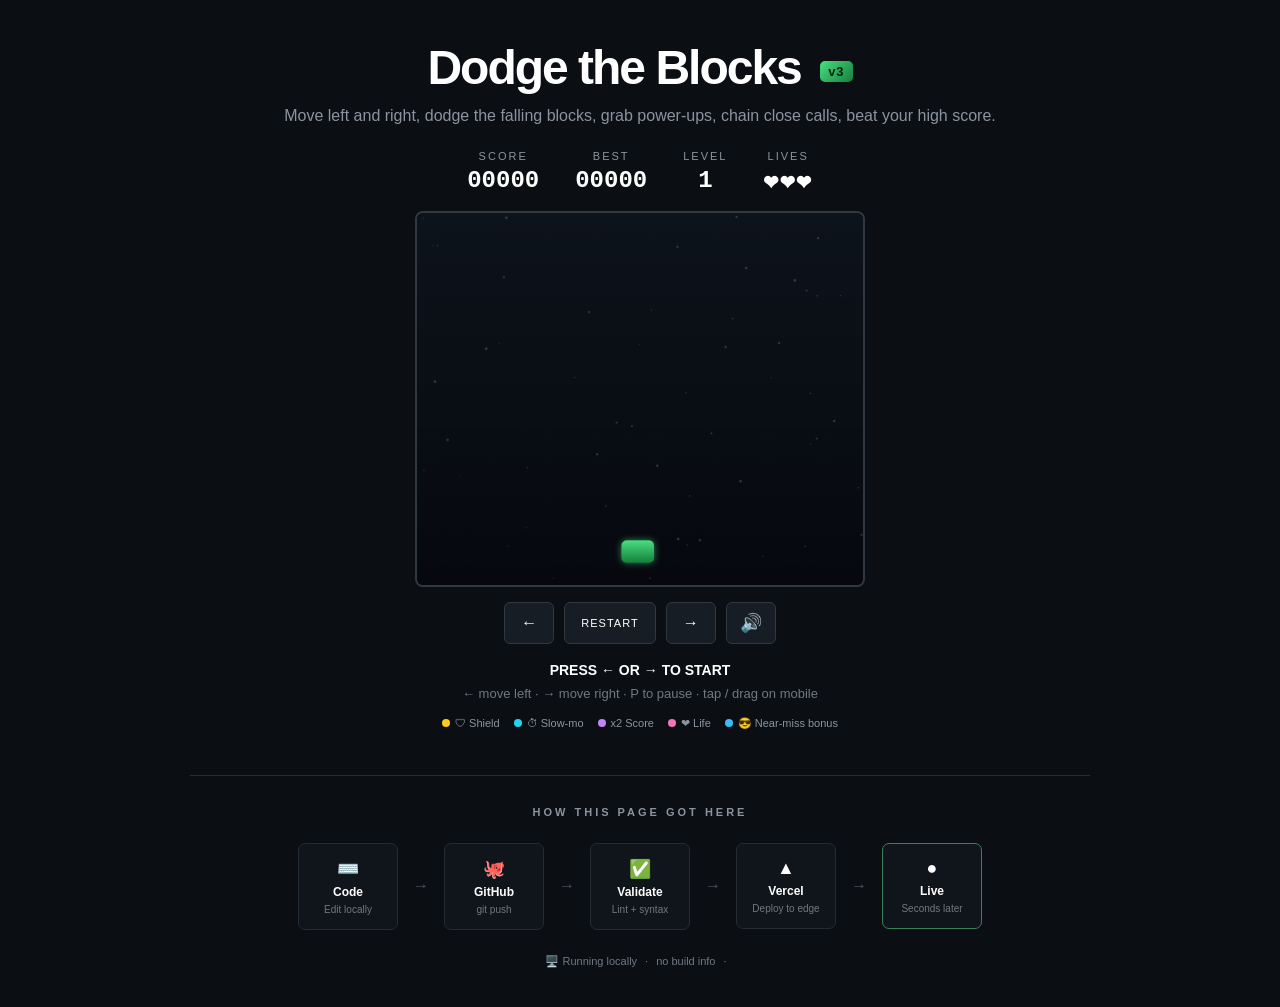
<file: public/index.html>
<!DOCTYPE html>
<html lang="en">

<head>
    <meta charset="UTF-8">
    <meta name="viewport" content="width=device-width, initial-scale=1.0">

    <title>Dodge the Blocks</title>
    <link rel="icon" href="data:image/svg+xml,%3Csvg xmlns='http://www.w3.org/2000/svg' viewBox='0 0 100 100'%3E%3Ctext y='.9em' font-size='90'%3E%F0%9F%8E%AE%3C/text%3E%3C/svg%3E">

    <link rel="stylesheet" href="style.css">
</head>

<body>

    <main class="page">

        <section class="hero">

            <h1>Dodge the Blocks <span class="badge">v3</span></h1>

            <p class="subtitle">
                Move left and right, dodge the falling blocks, grab power-ups, chain close calls, beat your high score.
            </p>

            <div class="scores">

                <div>
                    <span>SCORE</span>
                    <strong id="score">00000</strong>
                </div>

                <div>
                    <span>BEST</span>
                    <strong id="bestScore">00000</strong>
                </div>

                <div>
                    <span>LEVEL</span>
                    <strong id="level">1</strong>
                </div>

                <div>
                    <span>LIVES</span>
                    <strong id="lives">❤❤❤</strong>
                </div>

            </div>

            <div class="canvas-wrap">
                <canvas
                    id="gameCanvas"
                    width="600"
                    height="500">
                </canvas>
                <div id="statusBar" class="status-bar"></div>
            </div>

            <div class="controls">

                <button id="leftBtn">←</button>

                <button id="restartBtn">
                    RESTART
                </button>

                <button id="rightBtn">→</button>

                <button id="muteBtn" aria-label="Mute">🔊</button>

            </div>

            <p id="gameMessage">
                PRESS ← OR → TO START
            </p>

            <p class="help">
                ← move left · → move right · P to pause · tap / drag on mobile
            </p>

            <div class="legend">
                <span><i class="dot" style="background:#facc15"></i>🛡 Shield</span>
                <span><i class="dot" style="background:#22d3ee"></i>⏱ Slow-mo</span>
                <span><i class="dot" style="background:#c084fc"></i>x2 Score</span>
                <span><i class="dot" style="background:#f472b6"></i>❤ Life</span>
                <span><i class="dot" style="background:#38bdf8"></i>😎 Near-miss bonus</span>
            </div>

        </section>

        <section class="pipeline">

            <h2>HOW THIS PAGE GOT HERE</h2>

            <div class="steps">

                <div class="step">
                    <span class="icon">⌨️</span>
                    <strong>Code</strong>
                    <small>Edit locally</small>
                </div>

                <div class="arrow">→</div>

                <div class="step">
                    <span class="icon">🐙</span>
                    <strong>GitHub</strong>
                    <small>git push</small>
                </div>

                <div class="arrow">→</div>

                <div class="step">
                    <span class="icon">✅</span>
                    <strong>Validate</strong>
                    <small>Lint + syntax</small>
                </div>

                <div class="arrow">→</div>

                <div class="step">
                    <span class="icon">▲</span>
                    <strong>Vercel</strong>
                    <small>Deploy to edge</small>
                </div>

                <div class="arrow">→</div>

                <div class="step live">
                    <span class="icon">●</span>
                    <strong>Live</strong>
                    <small>Seconds later</small>
                </div>

            </div>

            <div class="deployment">
                <span id="deployStatus">🖥️ Running locally</span>
                <span>·</span>
                <span id="deployCommit">no commit info</span>
                <span>·</span>
                <span id="deployTime"></span>
            </div>

        </section>

    </main>

    <script src="game.js"></script>
    <script>
        // Filled in by the CI/CD pipeline (.github/workflows/deploy.yml).
        // Locally, these stay as placeholders so the footer says "Running locally".
        const BUILD_COMMIT = "__COMMIT_SHA__";
        const BUILD_TIME = "__BUILD_TIME__";
        const BUILD_REPO = "__REPO__";
        const BUILD_RUN_URL = "__RUN_URL__";

        (function stampFooter() {
            const commitEl = document.getElementById("deployCommit");
            const timeEl = document.getElementById("deployTime");
            const statusEl = document.getElementById("deployStatus");

            const isStamped = !BUILD_COMMIT.startsWith("__");

            if (!isStamped) {
                statusEl.textContent = "🖥️ Running locally";
                commitEl.textContent = "no build info";
                timeEl.textContent = "";
                return;
            }

            statusEl.textContent = "🚀 Deployed by GitHub Actions";
            statusEl.setAttribute("data-commit", BUILD_COMMIT);

            const short = BUILD_COMMIT.slice(0, 7);
            const link = document.createElement("a");
            link.href = `https://github.com/${BUILD_REPO}/commit/${BUILD_COMMIT}`;
            link.textContent = `commit ${short}`;
            link.style.color = "inherit";
            commitEl.textContent = "";
            commitEl.appendChild(link);

            if (BUILD_RUN_URL && !BUILD_RUN_URL.startsWith("__")) {
                const sep = document.createTextNode(" · ");
                const runLink = document.createElement("a");
                runLink.href = BUILD_RUN_URL;
                runLink.textContent = "view pipeline run";
                runLink.style.color = "inherit";
                commitEl.appendChild(sep);
                commitEl.appendChild(runLink);
            }

            timeEl.textContent = BUILD_TIME;
        })();
    </script>

</body>

</html>
</file>
<file: public/style.css>
* {
    box-sizing: border-box;
}

body {
    margin: 0;
    min-height: 100vh;

    display: flex;
    justify-content: center;

    font-family: Arial, sans-serif;

    background: #0b0f14;
    color: white;
}

.page {
    width: min(900px, 92%);
    padding: 40px 0;
}

/* Game */

.hero {
    text-align: center;
}

h1 {
    margin: 0;

    font-size: 48px;
    letter-spacing: -2px;
}

.badge {
    display: inline-block;
    vertical-align: middle;
    margin-left: 8px;

    font-size: 13px;
    letter-spacing: 1px;
    font-weight: bold;

    padding: 3px 8px;
    border-radius: 5px;

    background: linear-gradient(135deg, #4ade80, #15803d);
    color: #06210f;
}

.subtitle {
    margin: 12px 0 25px;

    color: #8b949e;
    font-size: 16px;
}

/* Score */

.scores {
    display: flex;
    justify-content: center;
    gap: 36px;
    flex-wrap: wrap;

    margin-bottom: 15px;
}

.scores div {
    display: flex;
    flex-direction: column;
    gap: 5px;
}

.scores span {
    color: #8b949e;

    font-size: 11px;
    letter-spacing: 2px;
}

.scores strong {
    font-family: monospace;
    font-size: 24px;
}

#lives {
    letter-spacing: 2px;
}

/* Canvas */

.canvas-wrap {
    position: relative;
    width: min(450px, 100%);
    margin: 0 auto;
}

canvas {
    display: block;

    width: 100%;
    height: auto;

    background: #11161d;

    border: 2px solid #303842;
    border-radius: 8px;
}

.status-bar {
    position: absolute;
    top: 10px;
    left: 50%;
    transform: translateX(-50%) translateY(-6px);

    padding: 6px 14px;
    border-radius: 20px;

    background: rgba(11, 15, 20, 0.85);
    border: 1px solid #3b7f55;

    font-size: 12px;
    font-weight: bold;
    letter-spacing: 1px;
    color: #4ade80;

    opacity: 0;
    pointer-events: none;
    transition: opacity 0.2s ease, transform 0.2s ease;
}

.status-bar.show {
    opacity: 1;
    transform: translateX(-50%) translateY(0);
}

/* Controls */

.controls {
    display: flex;
    justify-content: center;

    gap: 10px;

    margin-top: 15px;
}

.controls button {
    min-width: 50px;
    min-height: 42px;

    padding: 8px 16px;

    background: #171d24;
    color: white;

    border: 1px solid #303842;
    border-radius: 6px;

    cursor: pointer;

    font-size: 16px;

    transition: background 0.15s ease, transform 0.1s ease;
}

.controls button:hover {
    background: #222a33;
}

.controls button:active {
    transform: scale(0.94);
}

#restartBtn {
    font-size: 11px;
    letter-spacing: 1px;
}

#muteBtn {
    font-size: 18px;
    padding: 8px 12px;
}

#gameMessage {
    margin: 18px 0 8px;

    font-size: 14px;
    font-weight: bold;
}

.help {
    margin: 0;

    color: #6f7882;
    font-size: 13px;
}

.legend {
    display: flex;
    justify-content: center;
    flex-wrap: wrap;
    gap: 14px;

    margin-top: 16px;

    font-size: 11px;
    color: #8b949e;
}

.legend span {
    display: inline-flex;
    align-items: center;
    gap: 5px;
}

.dot {
    display: inline-block;
    width: 8px;
    height: 8px;
    border-radius: 50%;
}

/* Pipeline */

.pipeline {
    margin-top: 45px;

    padding-top: 30px;

    border-top: 1px solid #252b33;
}

.pipeline h2 {
    text-align: center;

    margin: 0 0 25px;

    color: #8b949e;

    font-size: 11px;
    letter-spacing: 3px;
}

.steps {
    display: flex;
    justify-content: center;
    align-items: center;

    gap: 15px;

    flex-wrap: wrap;
}

.step {
    min-width: 100px;

    padding: 14px;

    display: flex;
    flex-direction: column;
    align-items: center;

    gap: 5px;

    background: #10151b;

    border: 1px solid #252b33;
    border-radius: 7px;
}

.step .icon {
    font-size: 18px;
}

.step strong {
    font-size: 12px;
}

.step small {
    color: #6f7882;

    font-size: 10px;
}

.arrow {
    color: #4d5661;
}

.live {
    border-color: #3b7f55;
}

.deployment {
    display: flex;
    justify-content: center;
    flex-wrap: wrap;

    gap: 8px;

    margin-top: 25px;

    color: #6f7882;

    font-size: 11px;
}

.deployment a {
    color: inherit;
    text-decoration: underline;
}

/* Mobile */

@media (max-width: 600px) {

    .page {
        width: 94%;
        padding: 25px 0;
    }

    h1 {
        font-size: 34px;
    }

    .subtitle {
        font-size: 14px;
    }

    .scores {
        gap: 20px;
    }

    .steps {
        gap: 8px;
    }

    .arrow {
        display: none;
    }

    .deployment {
        flex-wrap: wrap;
    }
}
</file>
